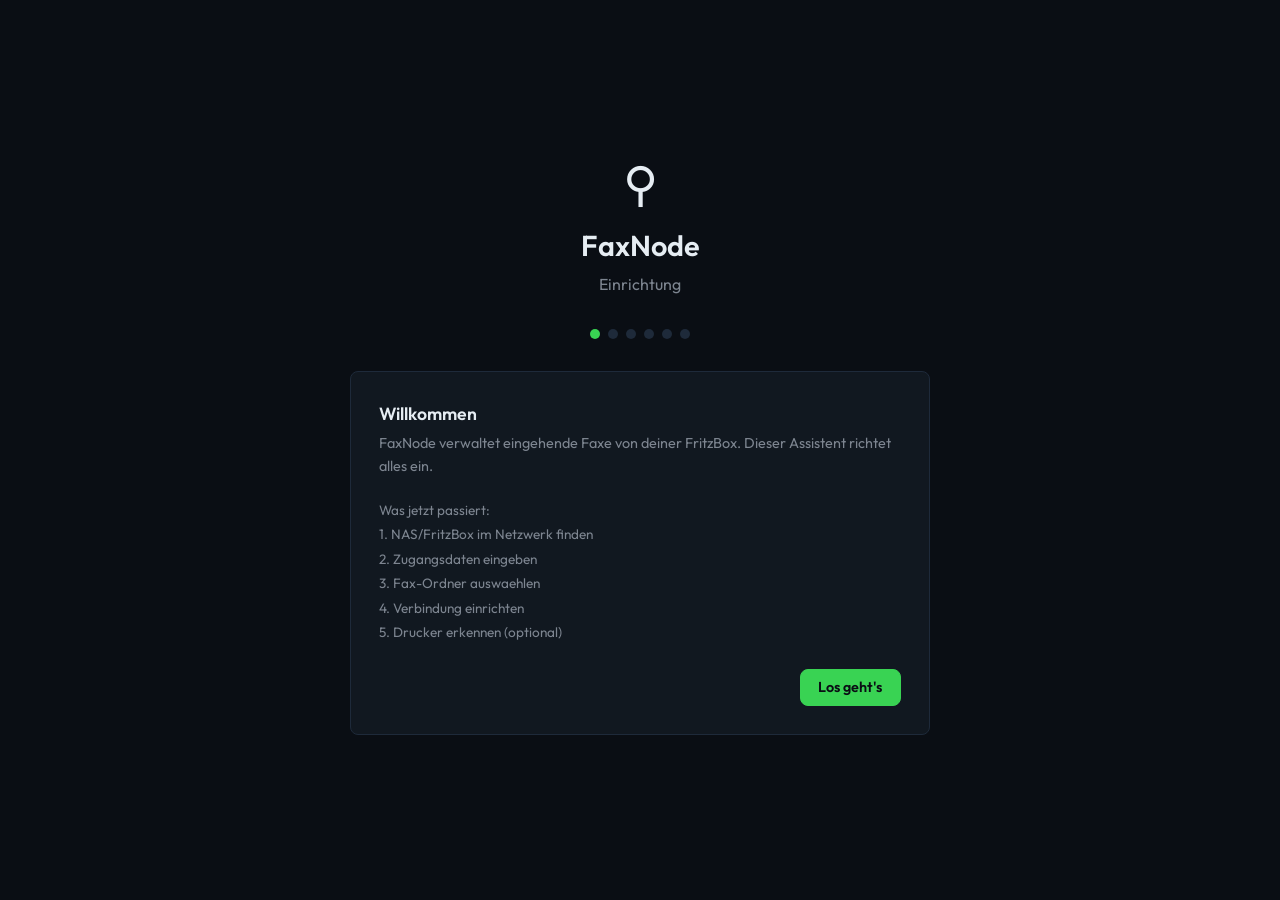
<file: templates/setup.html>
<!DOCTYPE html>
<html lang="de">
<head>
    <meta charset="UTF-8">
    <meta name="viewport" content="width=device-width, initial-scale=1.0">
    <title>FaxNode — Einrichtung</title>
    <link rel="preconnect" href="https://fonts.googleapis.com">
    <link href="https://fonts.googleapis.com/css2?family=Outfit:wght@300;400;500;600;700&family=JetBrains+Mono:wght@400;500&display=swap" rel="stylesheet">
    <style>
        :root {
            --bg-dark: #0a0e14;
            --bg-elevated: #111820;
            --bg-hover: #1a2230;
            --border: #1e2a3a;
            --accent: #39d353;
            --accent-dim: rgba(57, 211, 83, 0.15);
            --text: #e6edf3;
            --text-muted: #7d8590;
            --danger: #f85149;
            --font-sans: 'Outfit', sans-serif;
            --font-mono: 'JetBrains Mono', monospace;
            --radius: 8px;
        }
        *, *::before, *::after { box-sizing: border-box; margin: 0; padding: 0; }
        body {
            font-family: var(--font-sans);
            background: var(--bg-dark);
            color: var(--text);
            line-height: 1.6;
            min-height: 100vh;
            display: flex;
            align-items: center;
            justify-content: center;
            padding: 2rem;
        }
        .setup { width: 100%; max-width: 580px; }
        .header { text-align: center; margin-bottom: 2rem; }
        .header .logo { font-size: 3rem; }
        .header h1 { font-size: 1.8rem; font-weight: 600; }
        .header p { color: var(--text-muted); margin-top: 0.25rem; }
        .dots { display: flex; justify-content: center; gap: 0.5rem; margin-bottom: 2rem; }
        .dot { width: 10px; height: 10px; border-radius: 50%; background: var(--border); transition: 0.3s; }
        .dot.active { background: var(--accent); }
        .dot.done { background: var(--accent); opacity: 0.4; }
        .card { background: var(--bg-elevated); border: 1px solid var(--border); border-radius: var(--radius); padding: 1.75rem; margin-bottom: 1.25rem; }
        .card h2 { font-size: 1.1rem; font-weight: 600; margin-bottom: 0.2rem; }
        .card .desc { color: var(--text-muted); font-size: 0.9rem; margin-bottom: 1.25rem; }
        .step { display: none; }
        .step.active { display: block; }
        .fg { margin-bottom: 1rem; }
        .fg label { display: block; font-size: 0.85rem; font-weight: 500; margin-bottom: 0.35rem; color: var(--text-muted); }
        input, select { width: 100%; padding: 0.6rem 0.8rem; background: var(--bg-dark); border: 1px solid var(--border); border-radius: var(--radius); color: var(--text); font-family: var(--font-mono); font-size: 0.9rem; }
        input:focus, select:focus { outline: none; border-color: var(--accent); }
        .btn { display: inline-flex; align-items: center; gap: 0.5rem; padding: 0.55rem 1.1rem; border: 1px solid var(--border); border-radius: var(--radius); background: var(--bg-elevated); color: var(--text); font-family: var(--font-sans); font-size: 0.9rem; cursor: pointer; transition: 0.2s; }
        .btn:hover { background: var(--bg-hover); border-color: var(--text-muted); }
        .btn-p { background: var(--accent); color: var(--bg-dark); border-color: var(--accent); font-weight: 600; }
        .btn-p:hover { opacity: 0.9; background: var(--accent); }
        .btn-p:disabled { opacity: 0.35; cursor: not-allowed; }
        .btn-row { display: flex; justify-content: space-between; align-items: center; margin-top: 1.5rem; }
        .msg { margin-top: 0.75rem; padding: 0.55rem 0.8rem; border-radius: var(--radius); font-size: 0.85rem; font-family: var(--font-mono); display: none; }
        .msg.ok { display: block; background: rgba(57,211,83,0.1); border: 1px solid rgba(57,211,83,0.3); color: var(--accent); }
        .msg.err { display: block; background: rgba(248,81,73,0.1); border: 1px solid rgba(248,81,73,0.3); color: var(--danger); }
        .msg.info { display: block; background: rgba(88,166,255,0.1); border: 1px solid rgba(88,166,255,0.3); color: #58a6ff; }
        .host-list { margin-top: 0.75rem; }
        .host-item { padding: 0.6rem 0.8rem; background: var(--bg-dark); border: 1px solid var(--border); border-radius: var(--radius); margin-bottom: 0.5rem; cursor: pointer; font-family: var(--font-mono); font-size: 0.9rem; transition: 0.2s; display: flex; justify-content: space-between; align-items: center; }
        .host-item:hover { border-color: var(--accent); background: var(--bg-hover); }
        .host-item.selected { border-color: var(--accent); background: var(--accent-dim); }
        .share-list { margin-top: 0.75rem; }
        .share-item { padding: 0.5rem 0.8rem; background: var(--bg-dark); border: 1px solid var(--border); border-radius: var(--radius); margin-bottom: 0.4rem; cursor: pointer; font-size: 0.9rem; transition: 0.2s; }
        .share-item:hover { border-color: var(--accent); }
        .share-item.selected { border-color: var(--accent); background: var(--accent-dim); }
        .dir-browser { margin-top: 0.75rem; max-height: 200px; overflow-y: auto; }
        .dir-item { padding: 0.4rem 0.8rem; background: var(--bg-dark); border: 1px solid var(--border); border-radius: var(--radius); margin-bottom: 0.3rem; cursor: pointer; font-family: var(--font-mono); font-size: 0.85rem; transition: 0.2s; }
        .dir-item:hover { border-color: var(--accent); }
        .crumb { display: flex; gap: 0.25rem; align-items: center; margin-bottom: 0.5rem; font-family: var(--font-mono); font-size: 0.85rem; color: var(--text-muted); flex-wrap: wrap; }
        .crumb span { cursor: pointer; color: var(--accent); }
        .crumb span:hover { text-decoration: underline; }
        .printer-item { padding: 0.5rem 0.8rem; background: var(--bg-dark); border: 1px solid var(--border); border-radius: var(--radius); margin-bottom: 0.4rem; font-family: var(--font-mono); font-size: 0.85rem; }
        .spin { display: inline-block; width: 16px; height: 16px; border: 2px solid var(--border); border-top-color: var(--accent); border-radius: 50%; animation: sp 0.6s linear infinite; }
        @keyframes sp { to { transform: rotate(360deg); } }
        .summary-row { display: flex; justify-content: space-between; padding: 0.4rem 0; border-bottom: 1px solid var(--border); font-size: 0.9rem; }
        .summary-row:last-child { border-bottom: none; }
        .summary-val { font-family: var(--font-mono); color: var(--accent); }
    </style>
</head>
<body>
<div class="setup">
    <div class="header">
        <div class="logo">&#9906;</div>
        <h1>FaxNode</h1>
        <p>Einrichtung</p>
    </div>
    <div class="dots" id="dots"></div>

    <!-- Step 0: Willkommen -->
    <div class="step active" id="s0">
        <div class="card">
            <h2>Willkommen</h2>
            <p class="desc">FaxNode verwaltet eingehende Faxe von deiner FritzBox. Dieser Assistent richtet alles ein.</p>
            <p style="color:var(--text-muted);font-size:0.85rem;line-height:1.8;">
                Was jetzt passiert:<br>
                1. NAS/FritzBox im Netzwerk finden<br>
                2. Zugangsdaten eingeben<br>
                3. Fax-Ordner auswaehlen<br>
                4. Verbindung einrichten<br>
                5. Drucker erkennen (optional)
            </p>
            <div class="btn-row">
                <span></span>
                <button class="btn btn-p" onclick="go(1)">Los geht's</button>
            </div>
        </div>
    </div>

    <!-- Step 1: NAS finden -->
    <div class="step" id="s1">
        <div class="card">
            <h2>NAS finden</h2>
            <p class="desc">Wir suchen nach Geraeten mit Dateifreigabe in deinem Netzwerk.</p>
            <button class="btn" onclick="scanNetwork()" id="scan-btn">Netzwerk durchsuchen</button>
            <div class="host-list" id="host-list"></div>
            <div class="msg" id="scan-msg"></div>
            <div class="fg" style="margin-top:1rem;">
                <label>Oder IP-Adresse manuell eingeben</label>
                <input type="text" id="nas-ip" placeholder="z.B. 192.168.178.1">
            </div>
            <div class="btn-row">
                <button class="btn" onclick="go(0)">Zurueck</button>
                <button class="btn btn-p" onclick="go(2)" id="ip-next">Weiter</button>
            </div>
        </div>
    </div>

    <!-- Step 2: Zugangsdaten + Freigaben -->
    <div class="step" id="s2">
        <div class="card">
            <h2>Zugangsdaten</h2>
            <p class="desc">Benutzername und Passwort fuer die NAS-Freigabe (FritzBox-Benutzer).</p>
            <div class="fg">
                <label>Benutzername</label>
                <input type="text" id="nas-user" placeholder="z.B. jschaefer">
            </div>
            <div class="fg">
                <label>Passwort</label>
                <input type="password" id="nas-pass">
            </div>
            <button class="btn" onclick="listShares()" id="shares-btn">Freigaben laden</button>
            <div class="share-list" id="share-list"></div>
            <div class="msg" id="shares-msg"></div>
            <div class="btn-row">
                <button class="btn" onclick="go(1)">Zurueck</button>
                <button class="btn btn-p" onclick="go(3)" id="share-next" disabled>Weiter</button>
            </div>
        </div>
    </div>

    <!-- Step 3: Ordner waehlen -->
    <div class="step" id="s3">
        <div class="card">
            <h2>Fax-Ordner</h2>
            <p class="desc">Waehle den Ordner, in dem die FritzBox die Faxe ablegt.</p>
            <div class="crumb" id="crumb"></div>
            <div class="dir-browser" id="dir-browser"></div>
            <div class="msg" id="browse-msg"></div>
            <div class="fg" style="margin-top:1rem;">
                <label>Oder Pfad manuell eingeben (relativ zur Freigabe)</label>
                <input type="text" id="nas-path" placeholder="z.B. FRITZ/faxbox oder Volume/FAX">
            </div>
            <div class="btn-row">
                <button class="btn" onclick="go(2)">Zurueck</button>
                <button class="btn btn-p" onclick="go(4)">Weiter</button>
            </div>
        </div>
    </div>

    <!-- Step 4: Verbindung testen -->
    <div class="step" id="s4">
        <div class="card">
            <h2>Verbindung einrichten</h2>
            <p class="desc">NAS-Verbindung wird dauerhaft eingerichtet und getestet.</p>
            <div class="summary-row"><span>NAS-IP</span><span class="summary-val" id="sum-ip"></span></div>
            <div class="summary-row"><span>Freigabe</span><span class="summary-val" id="sum-share"></span></div>
            <div class="summary-row"><span>Ordner</span><span class="summary-val" id="sum-path"></span></div>
            <div class="summary-row"><span>Benutzer</span><span class="summary-val" id="sum-user"></span></div>
            <div style="margin-top:1.25rem;">
                <button class="btn btn-p" onclick="mountNas()" id="mount-btn">Verbindung einrichten</button>
            </div>
            <div class="msg" id="mount-msg"></div>
            <div class="btn-row">
                <button class="btn" onclick="go(3)">Zurueck</button>
                <button class="btn btn-p" onclick="go(5)" id="mount-next" disabled>Weiter</button>
            </div>
        </div>
    </div>

    <!-- Step 5: Drucker (optional) + Fertig -->
    <div class="step" id="s5">
        <div class="card">
            <h2>Drucker einrichten</h2>
            <p class="desc">Netzwerkdrucker werden automatisch erkannt. Waehle die Drucker aus, die FaxNode nutzen soll.</p>
            <button class="btn" onclick="discoverPrinters()" id="discover-btn">Drucker im Netzwerk suchen</button>
            <div id="discovered-printers" style="margin-top:0.75rem;"></div>
            <div class="msg" id="printer-msg"></div>
            <div id="added-printers" style="margin-top:1rem;"></div>
        </div>
        <div class="card">
            <h2>Discord-Benachrichtigungen (optional)</h2>
            <p class="desc">Bei neuen Faxen, Fehlern und OCR-Problemen eine Nachricht an Discord senden.</p>
            <div class="fg">
                <label>Webhook-URL</label>
                <input type="text" id="discord-webhook" placeholder="https://discord.com/api/webhooks/...">
            </div>
            <button class="btn" onclick="testDiscord()" id="discord-test-btn">Test-Nachricht senden</button>
            <div class="msg" id="discord-msg"></div>
        </div>
        <div class="card">
            <h2>Einrichtung abschliessen</h2>
            <p class="desc">FaxNode wird konfiguriert und beginnt sofort mit der Indizierung aller vorhandenen Faxe.</p>
            <div class="btn-row">
                <button class="btn" onclick="go(4)">Zurueck</button>
                <button class="btn btn-p" onclick="saveSetup()" id="save-btn">FaxNode starten</button>
            </div>
            <div class="msg" id="save-msg"></div>
        </div>
    </div>
</div>

<script>
var STEPS = 6;
var _ip = '', _user = '', _pass = '', _share = '', _path = '', _mountPoint = '';

// Dots rendern
(function() {
    var d = document.getElementById('dots');
    for (var i = 0; i < STEPS; i++) d.innerHTML += '<div class="dot' + (i === 0 ? ' active' : '') + '" data-s="' + i + '"></div>';
})();

function go(n) {
    for (var i = 0; i < STEPS; i++) {
        document.getElementById('s' + i).classList.toggle('active', i === n);
        var dot = document.querySelector('.dot[data-s="' + i + '"]');
        dot.classList.remove('active', 'done');
        if (i === n) dot.classList.add('active');
        else if (i < n) dot.classList.add('done');
    }
    // Daten sammeln bei bestimmten Schritten
    if (n === 2) {
        _ip = document.getElementById('nas-ip').value.trim();
    }
    if (n === 3) {
        _user = document.getElementById('nas-user').value.trim();
        _pass = document.getElementById('nas-pass').value;
        browseTo('');
    }
    if (n === 4) {
        _path = document.getElementById('nas-path').value.trim();
        document.getElementById('sum-ip').textContent = _ip;
        document.getElementById('sum-share').textContent = _share;
        document.getElementById('sum-path').textContent = _path || '(Root)';
        document.getElementById('sum-user').textContent = _user;
    }
}

function setMsg(id, cls, text) {
    var el = document.getElementById(id);
    el.className = 'msg ' + cls;
    el.textContent = text;
}

function setBtnLoading(id, loading, text) {
    var btn = document.getElementById(id);
    btn.disabled = loading;
    btn.innerHTML = loading ? '<span class="spin"></span> ' + (text || '') : (text || btn.textContent);
}

// Step 1: Netzwerk scannen
function scanNetwork() {
    setBtnLoading('scan-btn', true, 'Suche...');
    document.getElementById('host-list').innerHTML = '';
    fetch('/api/setup/scan-network', {method: 'POST'})
        .then(function(r) { return r.json(); })
        .then(function(d) {
            setBtnLoading('scan-btn', false, 'Netzwerk durchsuchen');
            if (d.hosts.length === 0) {
                setMsg('scan-msg', 'err', 'Kein Geraet mit Dateifreigabe gefunden. IP manuell eingeben.');
                return;
            }
            document.getElementById('scan-msg').className = 'msg';
            var list = document.getElementById('host-list');
            d.hosts.forEach(function(h) {
                var div = document.createElement('div');
                div.className = 'host-item';
                div.textContent = h.ip;
                if (h.is_gateway) {
                    var gw = document.createElement('span');
                    gw.style.cssText = 'color:var(--text-muted);font-size:0.8rem;';
                    gw.textContent = 'Gateway / FritzBox';
                    div.appendChild(gw);
                }
                div.onclick = function() {
                    document.querySelectorAll('.host-item').forEach(function(el) { el.classList.remove('selected'); });
                    div.classList.add('selected');
                    document.getElementById('nas-ip').value = h.ip;
                };
                list.appendChild(div);
            });
            // Ersten automatisch auswaehlen
            if (d.hosts.length > 0) {
                document.getElementById('nas-ip').value = d.hosts[0].ip;
                list.firstChild.classList.add('selected');
            }
        });
}

// Step 2: Freigaben listen
function listShares() {
    _ip = document.getElementById('nas-ip').value.trim();
    _user = document.getElementById('nas-user').value.trim();
    _pass = document.getElementById('nas-pass').value;
    setBtnLoading('shares-btn', true, 'Laden...');
    document.getElementById('share-list').innerHTML = '';
    fetch('/api/setup/list-shares', {
        method: 'POST',
        headers: {'Content-Type': 'application/json'},
        body: JSON.stringify({ip: _ip, username: _user, password: _pass})
    }).then(function(r) { return r.json(); }).then(function(d) {
        setBtnLoading('shares-btn', false, 'Freigaben laden');
        if (!d.ok) { setMsg('shares-msg', 'err', d.error); return; }
        document.getElementById('shares-msg').className = 'msg';
        var list = document.getElementById('share-list');
        d.shares.forEach(function(s) {
            var div = document.createElement('div');
            div.className = 'share-item';
            div.textContent = s.name + (s.comment ? ' — ' + s.comment : '');
            div.onclick = function() {
                document.querySelectorAll('.share-item').forEach(function(el) { el.classList.remove('selected'); });
                div.classList.add('selected');
                _share = s.name;
                document.getElementById('share-next').disabled = false;
            };
            list.appendChild(div);
        });
    });
}

// Step 3: Ordner browsen
var _browsePath = [];
function browseTo(subdir) {
    if (subdir === '..') {
        _browsePath.pop();
    } else if (subdir) {
        _browsePath.push(subdir);
    } else {
        _browsePath = [];
    }
    var pathStr = _browsePath.join('/');
    document.getElementById('nas-path').value = pathStr;
    updateCrumb();
    var browser = document.getElementById('dir-browser');
    browser.innerHTML = '<div style="color:var(--text-muted);padding:0.5rem;">Laden...</div>';
    fetch('/api/setup/browse-share', {
        method: 'POST',
        headers: {'Content-Type': 'application/json'},
        body: JSON.stringify({ip: _ip, share: _share, path: pathStr, username: _user, password: _pass})
    }).then(function(r) { return r.json(); }).then(function(d) {
        browser.innerHTML = '';
        if (!d.ok) {
            setMsg('browse-msg', 'info', 'Ordner konnte nicht gelesen werden. Pfad manuell eingeben oder diesen Ordner waehlen.');
            return;
        }
        document.getElementById('browse-msg').className = 'msg';
        if (d.pdf_count > 0) {
            setMsg('browse-msg', 'ok', d.pdf_count + ' PDF-Dateien in diesem Ordner gefunden!');
        }
        if (_browsePath.length > 0) {
            var up = document.createElement('div');
            up.className = 'dir-item';
            up.textContent = '.. (zurueck)';
            up.onclick = function() { browseTo('..'); };
            browser.appendChild(up);
        }
        d.dirs.forEach(function(dir) {
            var div = document.createElement('div');
            div.className = 'dir-item';
            div.textContent = '/' + dir.name;
            div.onclick = function() { browseTo(dir.name); };
            browser.appendChild(div);
        });
        if (d.dirs.length === 0 && d.pdf_count === 0) {
            browser.innerHTML = '<div style="color:var(--text-muted);padding:0.5rem;">Ordner ist leer oder nicht lesbar</div>';
        }
    });
}

function updateCrumb() {
    var c = document.getElementById('crumb');
    c.innerHTML = '';
    var root = document.createElement('span');
    root.textContent = _share;
    root.onclick = function() { browseTo(''); };
    c.appendChild(root);
    _browsePath.forEach(function(p, i) {
        c.appendChild(document.createTextNode(' / '));
        var span = document.createElement('span');
        span.textContent = p;
        span.onclick = function() { _browsePath.length = i + 1; browseTo(''); };
        c.appendChild(span);
    });
}

// Step 4: Mount einrichten
function mountNas() {
    setBtnLoading('mount-btn', true, 'Wird eingerichtet...');
    fetch('/api/setup/mount-nas', {
        method: 'POST',
        headers: {'Content-Type': 'application/json'},
        body: JSON.stringify({ip: _ip, share: _share, path: _path, username: _user, password: _pass})
    }).then(function(r) { return r.json(); }).then(function(d) {
        setBtnLoading('mount-btn', false, 'Verbindung einrichten');
        if (d.ok) {
            setMsg('mount-msg', 'ok', 'Verbindung steht! ' + d.pdf_count + ' PDFs gefunden und lesbar.');
            _mountPoint = d.fax_dir || d.mount_point;
            document.getElementById('mount-next').disabled = false;
        } else {
            setMsg('mount-msg', 'err', d.error);
        }
    });
}

// Step 5: Drucker
var _addedPrinters = [];

function discoverPrinters() {
    setBtnLoading('discover-btn', true, 'Suche im Netzwerk...');
    document.getElementById('discovered-printers').innerHTML = '';
    document.getElementById('printer-msg').className = 'msg';
    fetch('/api/setup/discover-printers', {method: 'POST'})
        .then(function(r) { return r.json(); })
        .then(function(d) {
            setBtnLoading('discover-btn', false, 'Drucker im Netzwerk suchen');
            if (!d.ok || d.printers.length === 0) {
                setMsg('printer-msg', 'info', 'Keine Netzwerkdrucker gefunden. Kann spaeter in den Einstellungen eingerichtet werden.');
                return;
            }
            var list = document.getElementById('discovered-printers');
            d.printers.forEach(function(p) {
                var div = document.createElement('div');
                div.className = 'share-item';
                div.style.display = 'flex';
                div.style.justifyContent = 'space-between';
                div.style.alignItems = 'center';
                var info = document.createElement('div');
                var nameDiv = document.createElement('div');
                nameDiv.style.fontWeight = '500';
                nameDiv.textContent = p.name;
                var uriDiv = document.createElement('div');
                uriDiv.style.cssText = 'font-size:0.8rem;color:var(--text-muted);font-family:var(--font-mono);';
                uriDiv.textContent = p.uri;
                info.appendChild(nameDiv);
                info.appendChild(uriDiv);
                var btn = document.createElement('button');
                btn.className = 'btn';
                btn.style.flexShrink = '0';
                btn.textContent = 'Hinzufuegen';
                btn.onclick = function(e) {
                    e.stopPropagation();
                    addPrinter(p.name, p.uri, btn);
                };
                div.appendChild(info);
                div.appendChild(btn);
                list.appendChild(div);
            });
        });
}

function addPrinter(name, uri, btn) {
    btn.disabled = true;
    btn.innerHTML = '<span class="spin"></span>';
    fetch('/api/setup/add-printer', {
        method: 'POST',
        headers: {'Content-Type': 'application/json'},
        body: JSON.stringify({name: name, uri: uri})
    }).then(function(r) { return r.json(); }).then(function(d) {
        if (d.ok) {
            btn.textContent = 'Eingerichtet';
            btn.style.color = 'var(--accent)';
            btn.style.borderColor = 'var(--accent)';
            _addedPrinters.push(d.name);
            updateAddedList();
        } else {
            btn.textContent = 'Fehler';
            btn.style.color = 'var(--danger)';
            btn.disabled = false;
            setMsg('printer-msg', 'err', d.error);
        }
    });
}

function updateAddedList() {
    var el = document.getElementById('added-printers');
    el.innerHTML = '';
    if (_addedPrinters.length === 0) return;
    var header = document.createElement('div');
    header.style.cssText = 'color:var(--accent);font-size:0.85rem;margin-bottom:0.5rem;';
    header.textContent = _addedPrinters.length + ' Drucker eingerichtet:';
    el.appendChild(header);
    _addedPrinters.forEach(function(n) {
        var item = document.createElement('div');
        item.className = 'printer-item';
        item.textContent = n;
        el.appendChild(item);
    });
}

function testDiscord() {
    var url = document.getElementById('discord-webhook').value.trim();
    if (!url) { setMsg('discord-msg', 'err', 'Bitte URL eingeben'); return; }
    setBtnLoading('discord-test-btn', true, 'Sende...');
    fetch('/api/einstellungen/discord/test', {
        method: 'POST',
        headers: {'Content-Type': 'application/json'},
        body: JSON.stringify({url: url})
    }).then(function(r) { return r.json(); }).then(function(d) {
        setBtnLoading('discord-test-btn', false, 'Test-Nachricht senden');
        setMsg('discord-msg', d.ok ? 'ok' : 'err', d.message || (d.ok ? 'Gesendet' : 'Fehler'));
    });
}

// Speichern
function saveSetup() {
    setBtnLoading('save-btn', true, 'Wird gestartet...');
    var discord = document.getElementById('discord-webhook').value.trim();
    fetch('/api/setup/save', {
        method: 'POST',
        headers: {'Content-Type': 'application/json'},
        body: JSON.stringify({fax_dir: _mountPoint, discord_webhook: discord})
    }).then(function(r) { return r.json(); }).then(function(d) {
        if (d.ok) {
            document.querySelector('.setup').innerHTML =
                '<div style="text-align:center;">' +
                '<div style="font-size:3rem;color:var(--accent);margin-bottom:1rem;">&#10003;</div>' +
                '<h1 style="margin-bottom:0.5rem;">FaxNode ist bereit</h1>' +
                '<p style="color:var(--text-muted);margin-bottom:2rem;">Die vorhandenen Faxe werden jetzt im Hintergrund indiziert und durchsuchbar gemacht.</p>' +
                '<a href="/" class="btn btn-p" style="text-decoration:none;">FaxNode oeffnen</a></div>';
        } else {
            setBtnLoading('save-btn', false, 'FaxNode starten');
            setMsg('save-msg', 'err', d.error);
        }
    });
}
</script>
</body>
</html>
</file>
